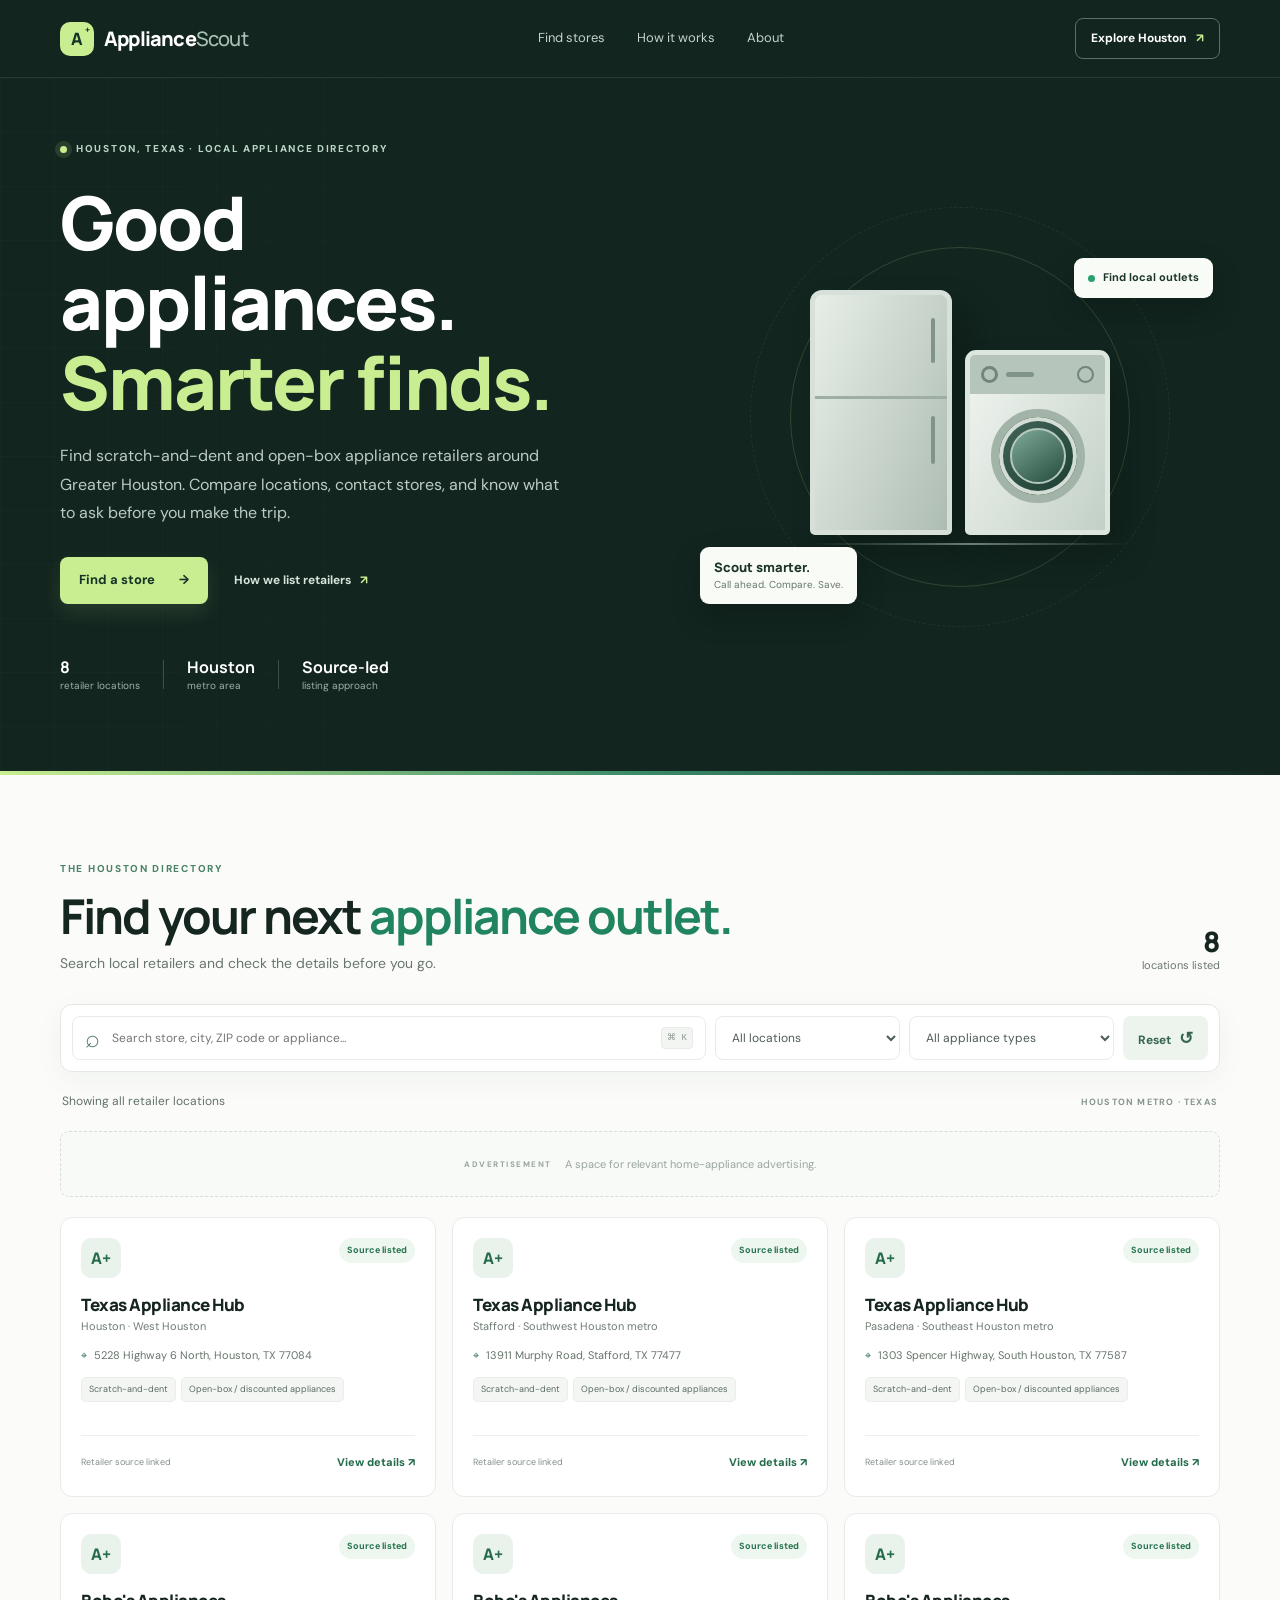
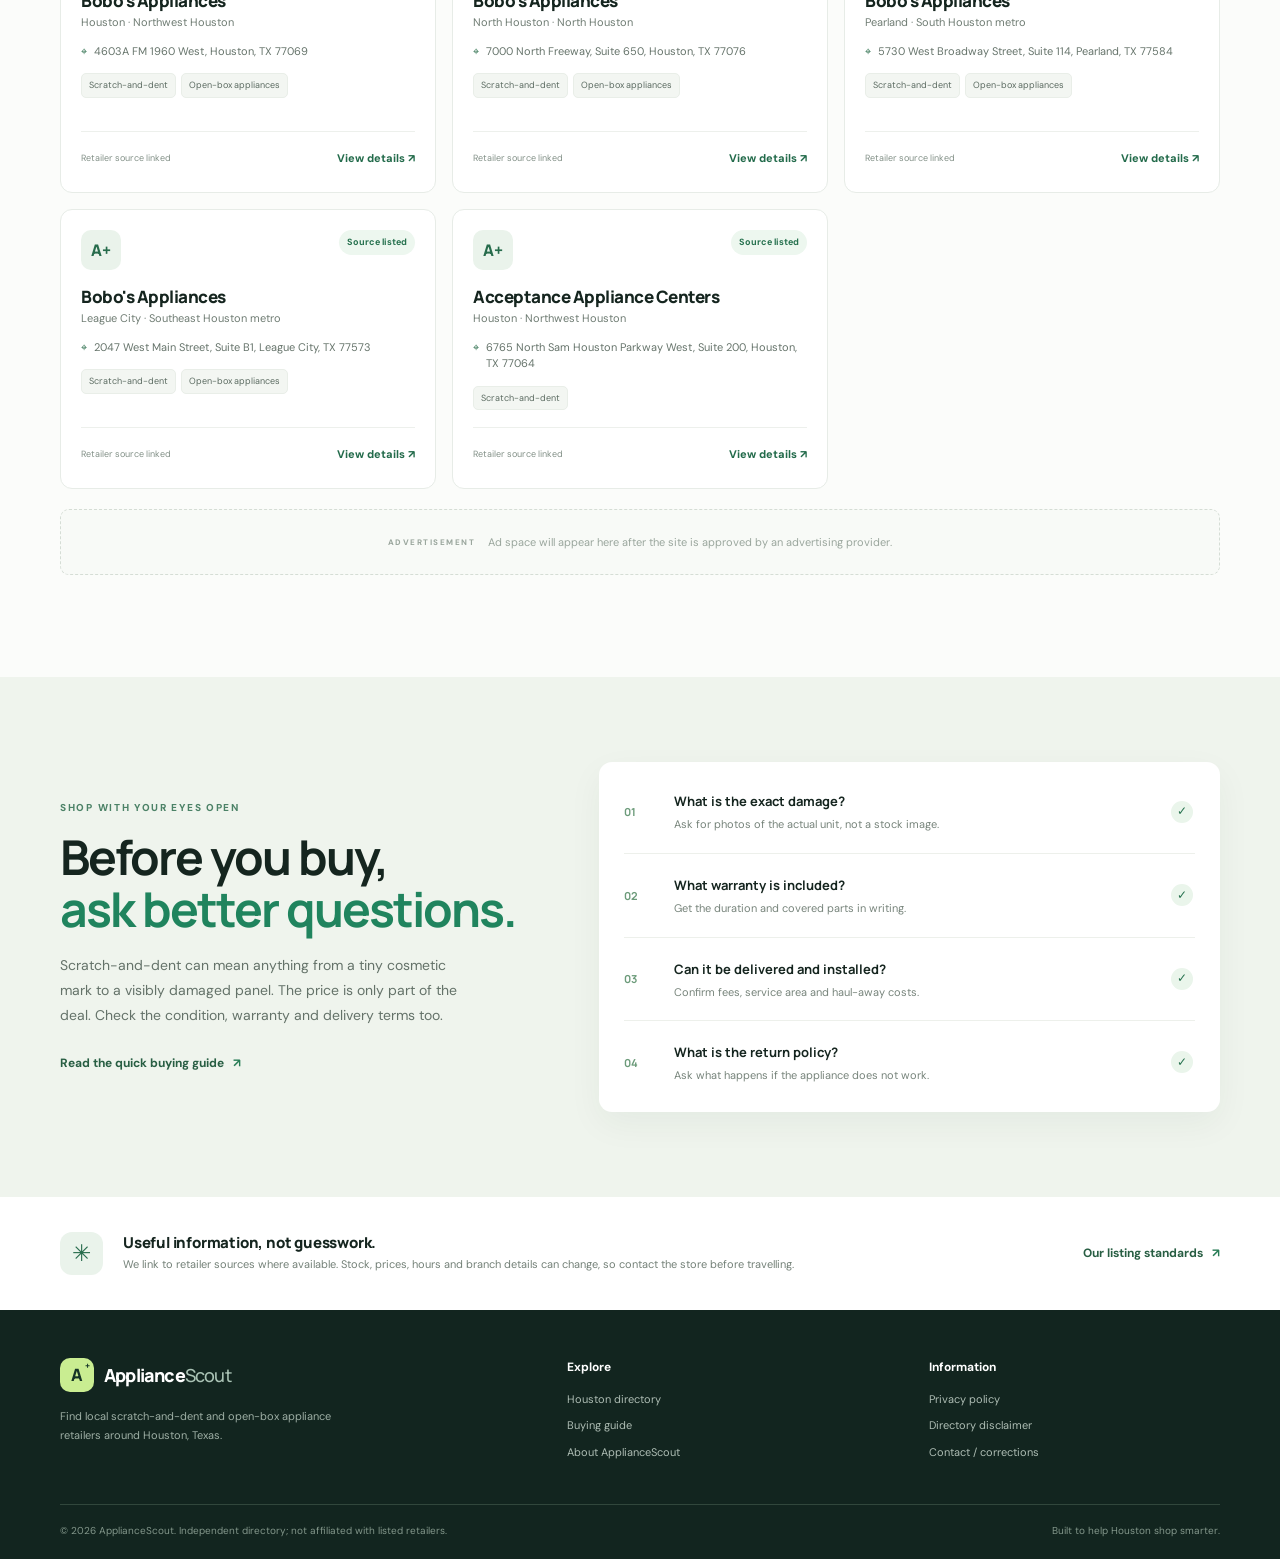
<file: index.html>
<!doctype html>
<html lang="en">
<head>
  <meta charset="utf-8">
  <meta name="viewport" content="width=device-width, initial-scale=1">
  <meta name="theme-color" content="#12251f">
  <title>Houston Scratch & Dent Appliance Stores | ApplianceScout</title>
  <meta name="description" content="Find Houston-area scratch-and-dent and open-box appliance retailers. Compare store locations, contact details, retailer sources and questions to ask before visiting.">
  <meta name="robots" content="index,follow,max-image-preview:large">
  <link rel="canonical" href="https://github.com/adoni-max/appliancescout2">
  <link rel="icon" href="favicon.svg" type="image/svg+xml">
  <link rel="stylesheet" href="styles.css">
  <meta property="og:type" content="website">
  <meta property="og:title" content="ApplianceScout | Houston Discount Appliance Directory">
  <meta property="og:description" content="Find scratch-and-dent and open-box appliance retailers around Houston, Texas.">
  <meta property="og:url" content="https://github.com/adoni-max/appliancescout2">
  <meta property="og:site_name" content="ApplianceScout">
  <script type="application/ld+json">
  {
    "@context":"https://schema.org",
    "@type":"WebSite",
    "name":"ApplianceScout",
    "url":"https://github.com/adoni-max/appliancescout2",
    "description":"A Houston-area directory of scratch-and-dent and open-box appliance retailers."
  }
  </script>
</head>
<body>
  <a class="skip-link" href="#main">Skip to content</a>
  <header class="site-header">
    <div class="container nav-wrap">
      <a class="brand" href="./" aria-label="ApplianceScout home">
        <span class="brand-mark">A<span>+</span></span>
        <span>Appliance<span class="brand-light">Scout</span></span>
      </a>
      <nav class="top-nav" aria-label="Main navigation">
        <a href="#directory">Find stores</a>
        <a href="#how-it-works">How it works</a>
        <a href="about.html">About</a>
      </nav>
      <a class="nav-cta" href="#directory">Explore Houston <span aria-hidden="true">↗</span></a>
    </div>
  </header>

  <main id="main">
    <section class="hero">
      <div class="hero-grid"></div>
      <div class="container hero-inner">
        <div class="hero-copy">
          <div class="eyebrow"><span class="pulse"></span> HOUSTON, TEXAS · LOCAL APPLIANCE DIRECTORY</div>
          <h1>Good appliances.<br><em>Smarter finds.</em></h1>
          <p class="hero-lede">Find scratch-and-dent and open-box appliance retailers around Greater Houston. Compare locations, contact stores, and know what to ask before you make the trip.</p>
          <div class="hero-actions">
            <a class="button button-primary" href="#directory">Find a store <span>→</span></a>
            <a class="text-link" href="#how-it-works">How we list retailers <span>↗</span></a>
          </div>
          <div class="hero-proof">
            <div class="proof-item"><strong id="hero-count">8</strong><span>retailer locations</span></div>
            <div class="proof-divider"></div>
            <div class="proof-item"><strong>Houston</strong><span>metro area</span></div>
            <div class="proof-divider"></div>
            <div class="proof-item"><strong>Source-led</strong><span>listing approach</span></div>
          </div>
        </div>
        <div class="hero-art" aria-label="Illustration of a refrigerator and washing machine">
          <div class="art-orbit orbit-one"></div><div class="art-orbit orbit-two"></div>
          <div class="art-note note-top"><span class="note-dot"></span> Find local outlets</div>
          <div class="appliance-scene">
            <div class="fridge">
              <div class="fridge-top"><span></span><i></i></div>
              <div class="fridge-bottom"><span></span></div>
              <div class="fridge-handle"></div>
            </div>
            <div class="washer">
              <div class="washer-panel"><b></b><i></i><span></span></div>
              <div class="washer-door"><div></div></div>
            </div>
            <div class="scene-floor"></div>
          </div>
          <div class="art-note note-bottom"><strong>Scout smarter.</strong><span>Call ahead. Compare. Save.</span></div>
        </div>
      </div>
      <div class="hero-bottom-line"></div>
    </section>

    <section class="search-section" id="directory">
      <div class="container">
        <div class="section-heading">
          <div>
            <div class="eyebrow dark-eyebrow">THE HOUSTON DIRECTORY</div>
            <h2>Find your next <em>appliance outlet.</em></h2>
            <p>Search local retailers and check the details before you go.</p>
          </div>
          <div class="directory-count"><strong id="result-count">8</strong><span>locations listed</span></div>
        </div>

        <div class="filter-panel">
          <label class="search-box">
            <span class="search-icon" aria-hidden="true">⌕</span>
            <span class="sr-only">Search stores</span>
            <input id="search-input" type="search" placeholder="Search store, city, ZIP code or appliance..." autocomplete="off">
            <kbd>⌘ K</kbd>
          </label>
          <label class="select-wrap">
            <span class="sr-only">Location</span>
            <select id="city-filter">
              <option value="">All locations</option>
            </select>
          </label>
          <label class="select-wrap">
            <span class="sr-only">Appliance category</span>
            <select id="category-filter">
              <option value="">All appliance types</option>
              <option>Refrigerators</option><option>Washers & dryers</option><option>Ranges & ovens</option><option>Dishwashers</option>
            </select>
          </label>
          <button class="clear-button" id="clear-filters" type="button">Reset <span>↺</span></button>
        </div>

        <div class="results-toolbar">
          <p id="results-summary" aria-live="polite">Showing all retailer locations</p>
          <span class="sort-label">HOUSTON METRO · TEXAS</span>
        </div>

        <div class="ad-slot ad-slot-top" aria-label="Advertisement placement">
          <span class="ad-label">ADVERTISEMENT</span>
          <span class="ad-copy">A space for relevant home-appliance advertising.</span>
        </div>

        <div class="store-grid" id="store-grid" aria-live="polite"></div>
        <div class="empty-state" id="empty-state" hidden>
          <div class="empty-icon">⌕</div><h3>No matching stores</h3><p>Try another search term or clear your filters.</p>
          <button class="button button-dark" id="empty-reset" type="button">Clear filters</button>
        </div>
        <div class="ad-slot ad-slot-bottom" aria-label="Advertisement placement">
          <span class="ad-label">ADVERTISEMENT</span>
          <span class="ad-copy">Ad space will appear here after the site is approved by an advertising provider.</span>
        </div>
      </div>
    </section>

    <section class="guide-section" id="how-it-works">
      <div class="container guide-layout">
        <div class="guide-intro">
          <div class="eyebrow dark-eyebrow">SHOP WITH YOUR EYES OPEN</div>
          <h2>Before you buy,<br><em>ask better questions.</em></h2>
          <p>Scratch-and-dent can mean anything from a tiny cosmetic mark to a visibly damaged panel. The price is only part of the deal. Check the condition, warranty and delivery terms too.</p>
          <a class="text-link dark-link" href="buying-guide.html">Read the quick buying guide <span>↗</span></a>
        </div>
        <div class="checklist">
          <div class="check-row"><span class="check-number">01</span><div><strong>What is the exact damage?</strong><p>Ask for photos of the actual unit, not a stock image.</p></div><span class="check-mark">✓</span></div>
          <div class="check-row"><span class="check-number">02</span><div><strong>What warranty is included?</strong><p>Get the duration and covered parts in writing.</p></div><span class="check-mark">✓</span></div>
          <div class="check-row"><span class="check-number">03</span><div><strong>Can it be delivered and installed?</strong><p>Confirm fees, service area and haul-away costs.</p></div><span class="check-mark">✓</span></div>
          <div class="check-row"><span class="check-number">04</span><div><strong>What is the return policy?</strong><p>Ask what happens if the appliance does not work.</p></div><span class="check-mark">✓</span></div>
        </div>
      </div>
    </section>

    <section class="trust-section">
      <div class="container trust-inner">
        <div class="trust-icon">✳</div>
        <div><h2>Useful information, not guesswork.</h2><p>We link to retailer sources where available. Stock, prices, hours and branch details can change, so contact the store before travelling.</p></div>
        <a href="about.html" class="text-link dark-link">Our listing standards <span>↗</span></a>
      </div>
    </section>
  </main>

  <footer class="site-footer">
    <div class="container footer-main">
      <div class="footer-brand"><a class="brand brand-footer" href="./"><span class="brand-mark">A<span>+</span></span><span>Appliance<span class="brand-light">Scout</span></span></a><p>Find local scratch-and-dent and open-box appliance retailers around Houston, Texas.</p></div>
      <div class="footer-links"><strong>Explore</strong><a href="#directory">Houston directory</a><a href="buying-guide.html">Buying guide</a><a href="about.html">About ApplianceScout</a></div>
      <div class="footer-links"><strong>Information</strong><a href="privacy.html">Privacy policy</a><a href="disclaimer.html">Directory disclaimer</a><a href="contact.html">Contact / corrections</a></div>
    </div>
    <div class="container footer-bottom"><span>© <span id="year"></span> ApplianceScout. Independent directory; not affiliated with listed retailers.</span><span>Built to help Houston shop smarter.</span></div>
  </footer>

  <dialog class="store-dialog" id="store-dialog">
    <button class="dialog-close" id="dialog-close" aria-label="Close store details">×</button>
    <div id="dialog-content"></div>
  </dialog>

  <script src="stores.js"></script>
  <script src="app.js"></script>
</body>
</html>
</file>
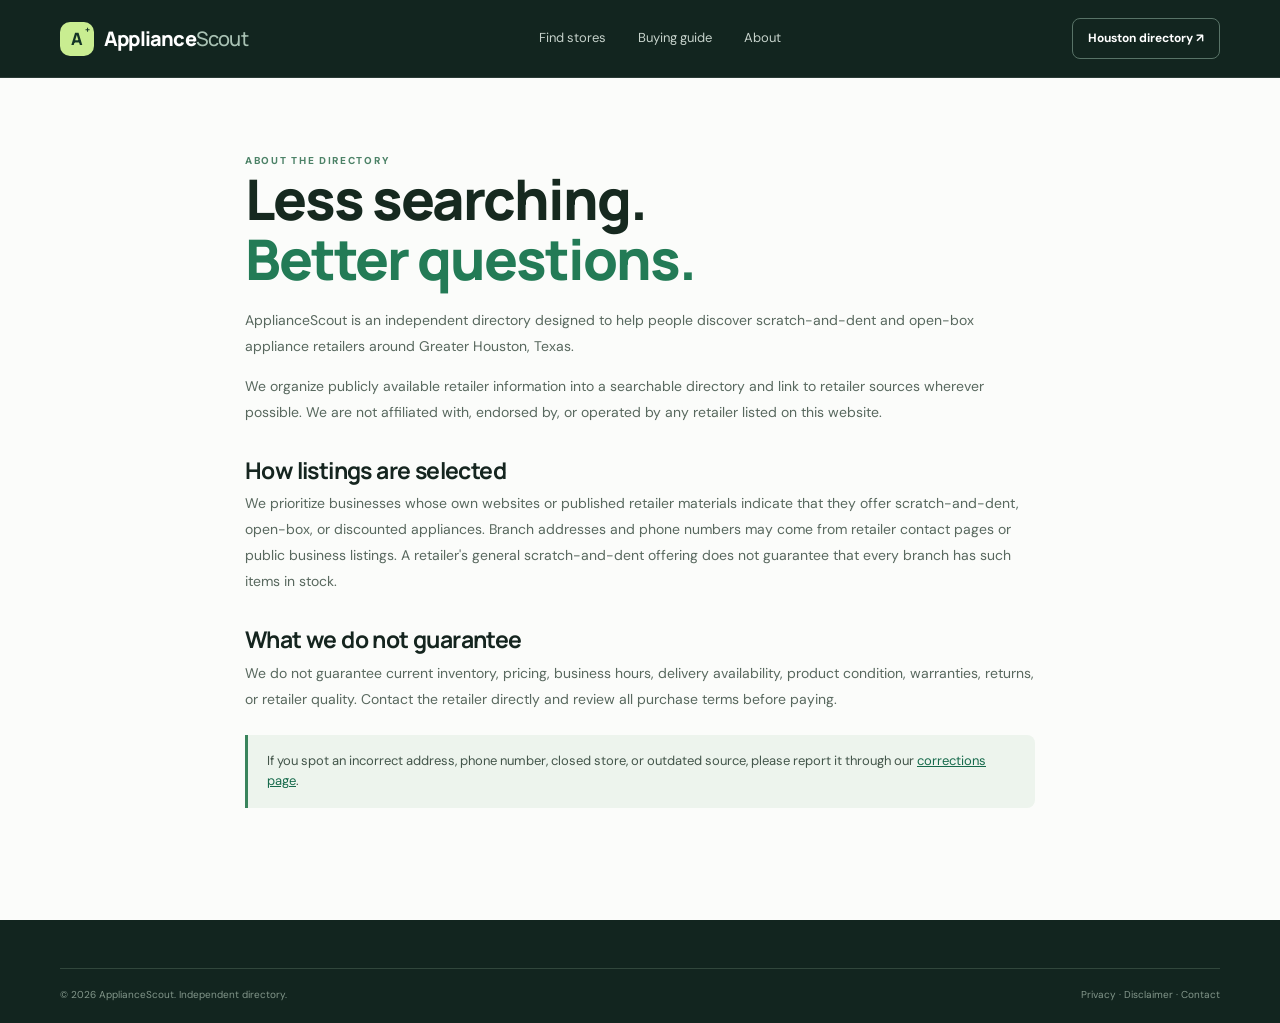
<file: about.html>
<!doctype html><html lang="en"><head><meta charset="utf-8"><meta name="viewport" content="width=device-width, initial-scale=1"><meta name="description" content="About ApplianceScout, an independent Houston appliance outlet directory."><meta name="robots" content="index,follow"><title>About ApplianceScout | ApplianceScout</title><link rel="stylesheet" href="styles.css"></head><body><header class="site-header"><div class="container nav-wrap"><a class="brand" href="./"><span class="brand-mark">A<span>+</span></span><span>Appliance<span class="brand-light">Scout</span></span></a><nav class="top-nav"><a href="index.html#directory">Find stores</a><a href="buying-guide.html">Buying guide</a><a href="about.html">About</a></nav><a class="nav-cta" href="index.html#directory">Houston directory ↗</a></div></header><main class="content-page"><div class="container content-wrap"><div class="eyebrow">ABOUT THE DIRECTORY</div><h1>Less searching.<br><em>Better questions.</em></h1><p>ApplianceScout is an independent directory designed to help people discover scratch-and-dent and open-box appliance retailers around Greater Houston, Texas.</p><p>We organize publicly available retailer information into a searchable directory and link to retailer sources wherever possible. We are not affiliated with, endorsed by, or operated by any retailer listed on this website.</p><h2>How listings are selected</h2><p>We prioritize businesses whose own websites or published retailer materials indicate that they offer scratch-and-dent, open-box, or discounted appliances. Branch addresses and phone numbers may come from retailer contact pages or public business listings. A retailer's general scratch-and-dent offering does not guarantee that every branch has such items in stock.</p><h2>What we do not guarantee</h2><p>We do not guarantee current inventory, pricing, business hours, delivery availability, product condition, warranties, returns, or retailer quality. Contact the retailer directly and review all purchase terms before paying.</p><div class="content-callout">If you spot an incorrect address, phone number, closed store, or outdated source, please report it through our <a href="contact.html">corrections page</a>.</div></div></main><footer class="site-footer"><div class="container footer-bottom"><span>© <span id="year"></span> ApplianceScout. Independent directory.</span><span><a href="privacy.html">Privacy</a> · <a href="disclaimer.html">Disclaimer</a> · <a href="contact.html">Contact</a></span></div></footer><script>document.getElementById('year').textContent=new Date().getFullYear()</script></body></html>
</file>
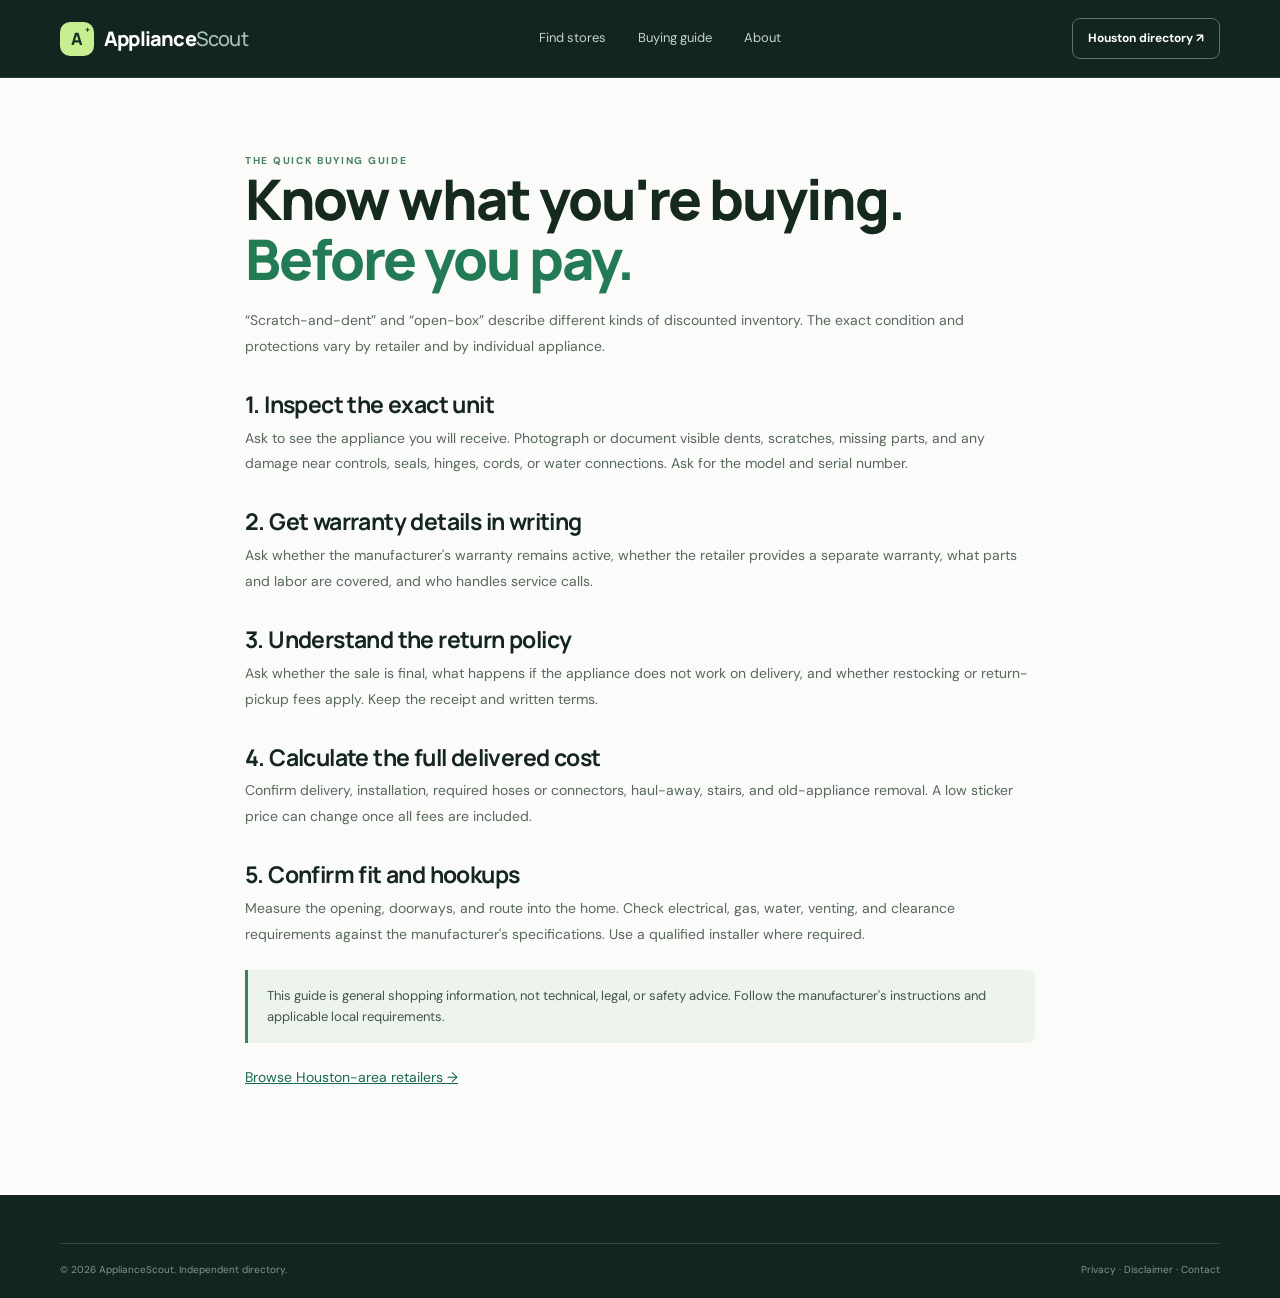
<file: buying-guide.html>
<!doctype html><html lang="en"><head><meta charset="utf-8"><meta name="viewport" content="width=device-width, initial-scale=1"><meta name="description" content="Questions to ask before buying scratch-and-dent or open-box appliances in Houston."><meta name="robots" content="index,follow"><title>Scratch-and-Dent Appliance Buying Guide | ApplianceScout</title><link rel="stylesheet" href="styles.css"></head><body><header class="site-header"><div class="container nav-wrap"><a class="brand" href="./"><span class="brand-mark">A<span>+</span></span><span>Appliance<span class="brand-light">Scout</span></span></a><nav class="top-nav"><a href="index.html#directory">Find stores</a><a href="buying-guide.html">Buying guide</a><a href="about.html">About</a></nav><a class="nav-cta" href="index.html#directory">Houston directory ↗</a></div></header><main class="content-page"><div class="container content-wrap"><div class="eyebrow">THE QUICK BUYING GUIDE</div><h1>Know what you're buying.<br><em>Before you pay.</em></h1><p>“Scratch-and-dent” and “open-box” describe different kinds of discounted inventory. The exact condition and protections vary by retailer and by individual appliance.</p><h2>1. Inspect the exact unit</h2><p>Ask to see the appliance you will receive. Photograph or document visible dents, scratches, missing parts, and any damage near controls, seals, hinges, cords, or water connections. Ask for the model and serial number.</p><h2>2. Get warranty details in writing</h2><p>Ask whether the manufacturer's warranty remains active, whether the retailer provides a separate warranty, what parts and labor are covered, and who handles service calls.</p><h2>3. Understand the return policy</h2><p>Ask whether the sale is final, what happens if the appliance does not work on delivery, and whether restocking or return-pickup fees apply. Keep the receipt and written terms.</p><h2>4. Calculate the full delivered cost</h2><p>Confirm delivery, installation, required hoses or connectors, haul-away, stairs, and old-appliance removal. A low sticker price can change once all fees are included.</p><h2>5. Confirm fit and hookups</h2><p>Measure the opening, doorways, and route into the home. Check electrical, gas, water, venting, and clearance requirements against the manufacturer's specifications. Use a qualified installer where required.</p><div class="content-callout">This guide is general shopping information, not technical, legal, or safety advice. Follow the manufacturer's instructions and applicable local requirements.</div><p><a href="index.html#directory">Browse Houston-area retailers →</a></p></div></main><footer class="site-footer"><div class="container footer-bottom"><span>© <span id="year"></span> ApplianceScout. Independent directory.</span><span><a href="privacy.html">Privacy</a> · <a href="disclaimer.html">Disclaimer</a> · <a href="contact.html">Contact</a></span></div></footer><script>document.getElementById('year').textContent=new Date().getFullYear()</script></body></html>
</file>
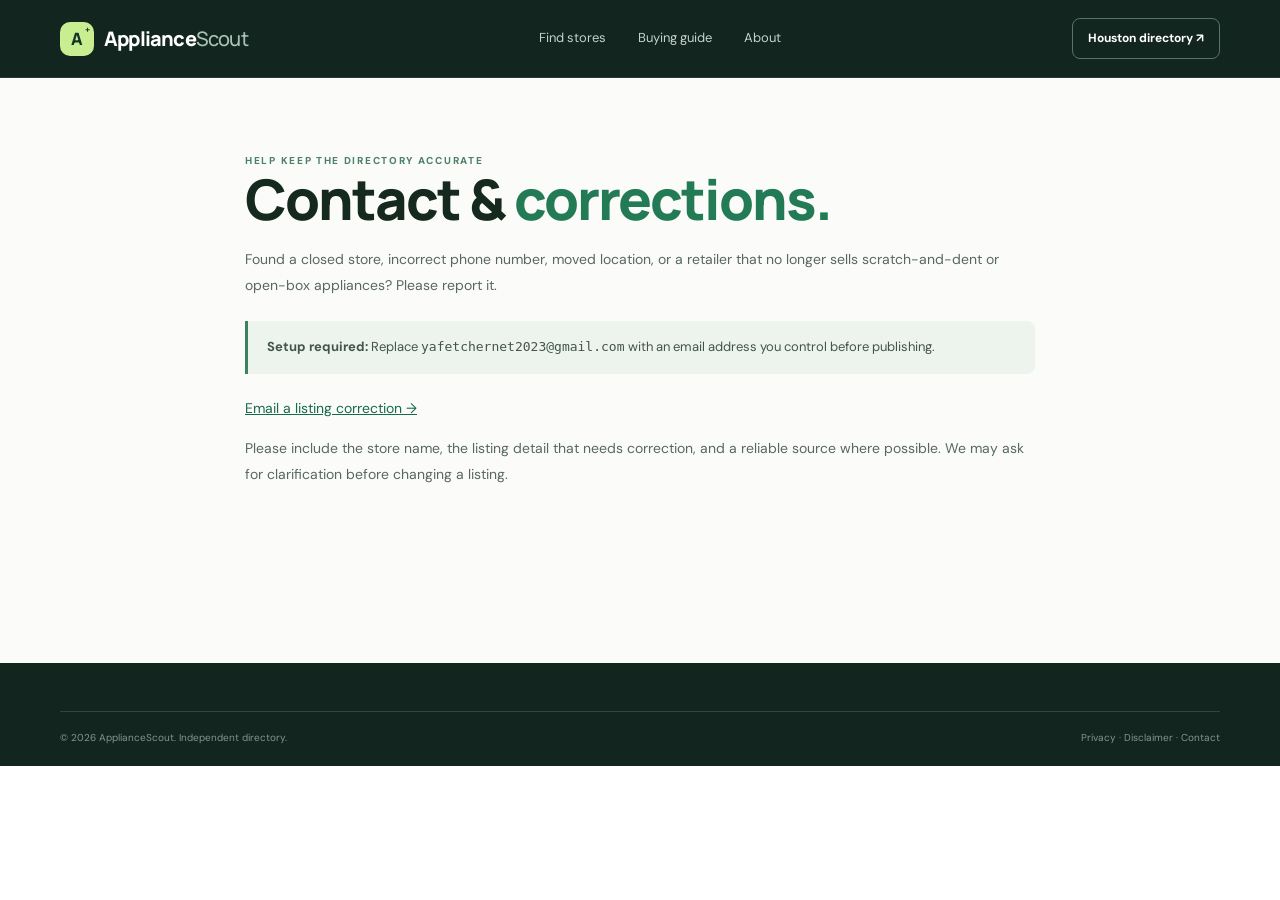
<file: contact.html>
<!doctype html><html lang="en"><head><meta charset="utf-8"><meta name="viewport" content="width=device-width, initial-scale=1"><meta name="description" content="Contact ApplianceScout to report inaccurate retailer information."><meta name="robots" content="index,follow"><title>Contact and Corrections | ApplianceScout</title><link rel="stylesheet" href="styles.css"></head><body><header class="site-header"><div class="container nav-wrap"><a class="brand" href="./"><span class="brand-mark">A<span>+</span></span><span>Appliance<span class="brand-light">Scout</span></span></a><nav class="top-nav"><a href="index.html#directory">Find stores</a><a href="buying-guide.html">Buying guide</a><a href="about.html">About</a></nav><a class="nav-cta" href="index.html#directory">Houston directory ↗</a></div></header><main class="content-page"><div class="container content-wrap"><div class="eyebrow">HELP KEEP THE DIRECTORY ACCURATE</div><h1>Contact & <em>corrections.</em></h1><p>Found a closed store, incorrect phone number, moved location, or a retailer that no longer sells scratch-and-dent or open-box appliances? Please report it.</p><div class="content-callout"><strong>Setup required:</strong> Replace <code>yafetchernet2023@gmail.com</code> with an email address you control before publishing.</div><p><a href="mailto:YOUR-CONTACT-EMAIL@example.com?subject=ApplianceScout%20listing%20correction">Email a listing correction →</a></p><p>Please include the store name, the listing detail that needs correction, and a reliable source where possible. We may ask for clarification before changing a listing.</p></div></main><footer class="site-footer"><div class="container footer-bottom"><span>© <span id="year"></span> ApplianceScout. Independent directory.</span><span><a href="privacy.html">Privacy</a> · <a href="disclaimer.html">Disclaimer</a> · <a href="contact.html">Contact</a></span></div></footer><script>document.getElementById('year').textContent=new Date().getFullYear()</script></body></html>
</file>
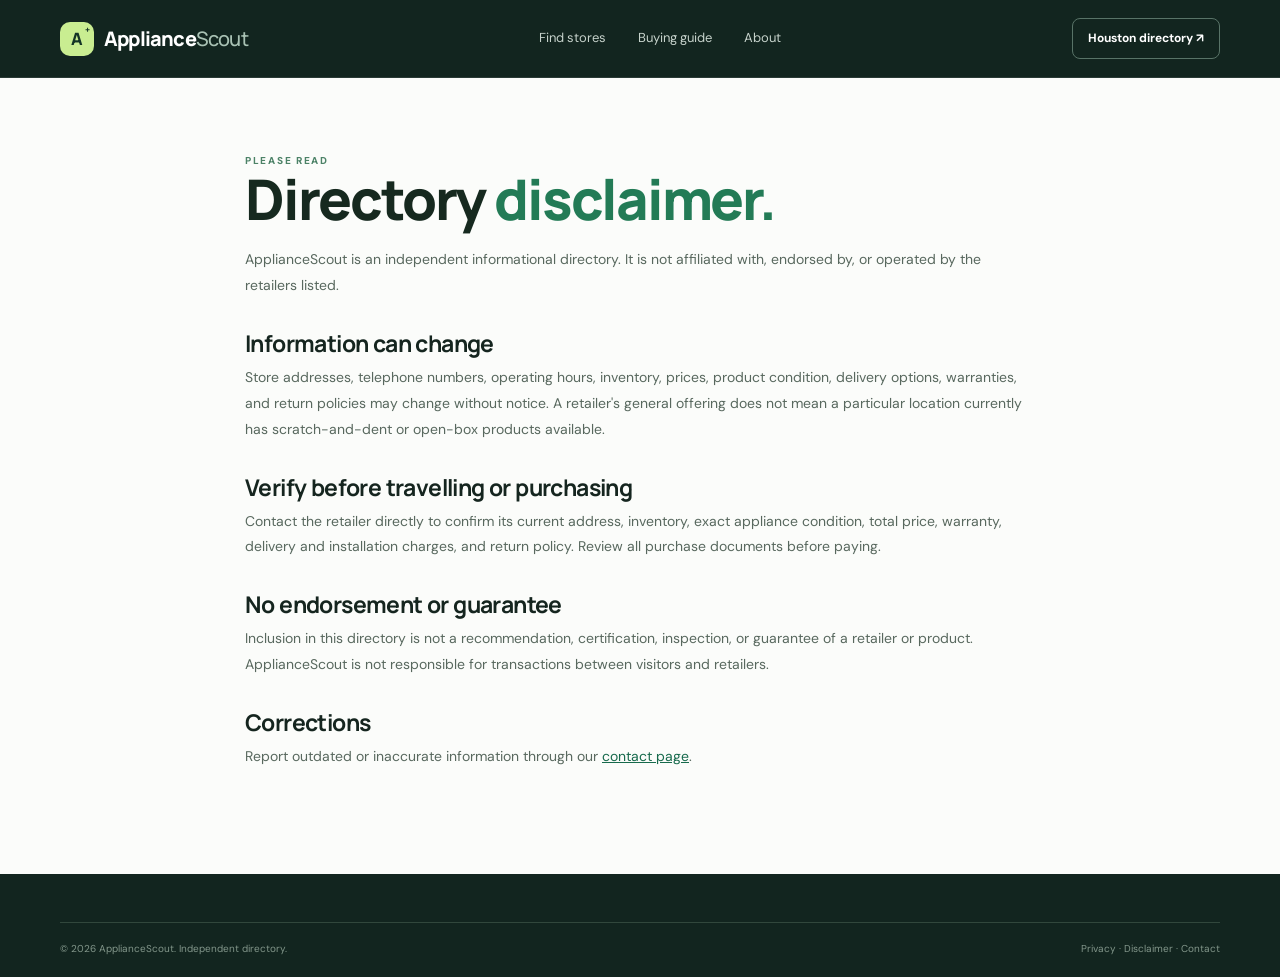
<file: disclaimer.html>
<!doctype html><html lang="en"><head><meta charset="utf-8"><meta name="viewport" content="width=device-width, initial-scale=1"><meta name="description" content="Important information about ApplianceScout retailer listings."><meta name="robots" content="index,follow"><title>Directory Disclaimer | ApplianceScout</title><link rel="stylesheet" href="styles.css"></head><body><header class="site-header"><div class="container nav-wrap"><a class="brand" href="./"><span class="brand-mark">A<span>+</span></span><span>Appliance<span class="brand-light">Scout</span></span></a><nav class="top-nav"><a href="index.html#directory">Find stores</a><a href="buying-guide.html">Buying guide</a><a href="about.html">About</a></nav><a class="nav-cta" href="index.html#directory">Houston directory ↗</a></div></header><main class="content-page"><div class="container content-wrap"><div class="eyebrow">PLEASE READ</div><h1>Directory <em>disclaimer.</em></h1><p>ApplianceScout is an independent informational directory. It is not affiliated with, endorsed by, or operated by the retailers listed.</p><h2>Information can change</h2><p>Store addresses, telephone numbers, operating hours, inventory, prices, product condition, delivery options, warranties, and return policies may change without notice. A retailer's general offering does not mean a particular location currently has scratch-and-dent or open-box products available.</p><h2>Verify before travelling or purchasing</h2><p>Contact the retailer directly to confirm its current address, inventory, exact appliance condition, total price, warranty, delivery and installation charges, and return policy. Review all purchase documents before paying.</p><h2>No endorsement or guarantee</h2><p>Inclusion in this directory is not a recommendation, certification, inspection, or guarantee of a retailer or product. ApplianceScout is not responsible for transactions between visitors and retailers.</p><h2>Corrections</h2><p>Report outdated or inaccurate information through our <a href="contact.html">contact page</a>.</p></div></main><footer class="site-footer"><div class="container footer-bottom"><span>© <span id="year"></span> ApplianceScout. Independent directory.</span><span><a href="privacy.html">Privacy</a> · <a href="disclaimer.html">Disclaimer</a> · <a href="contact.html">Contact</a></span></div></footer><script>document.getElementById('year').textContent=new Date().getFullYear()</script></body></html>
</file>
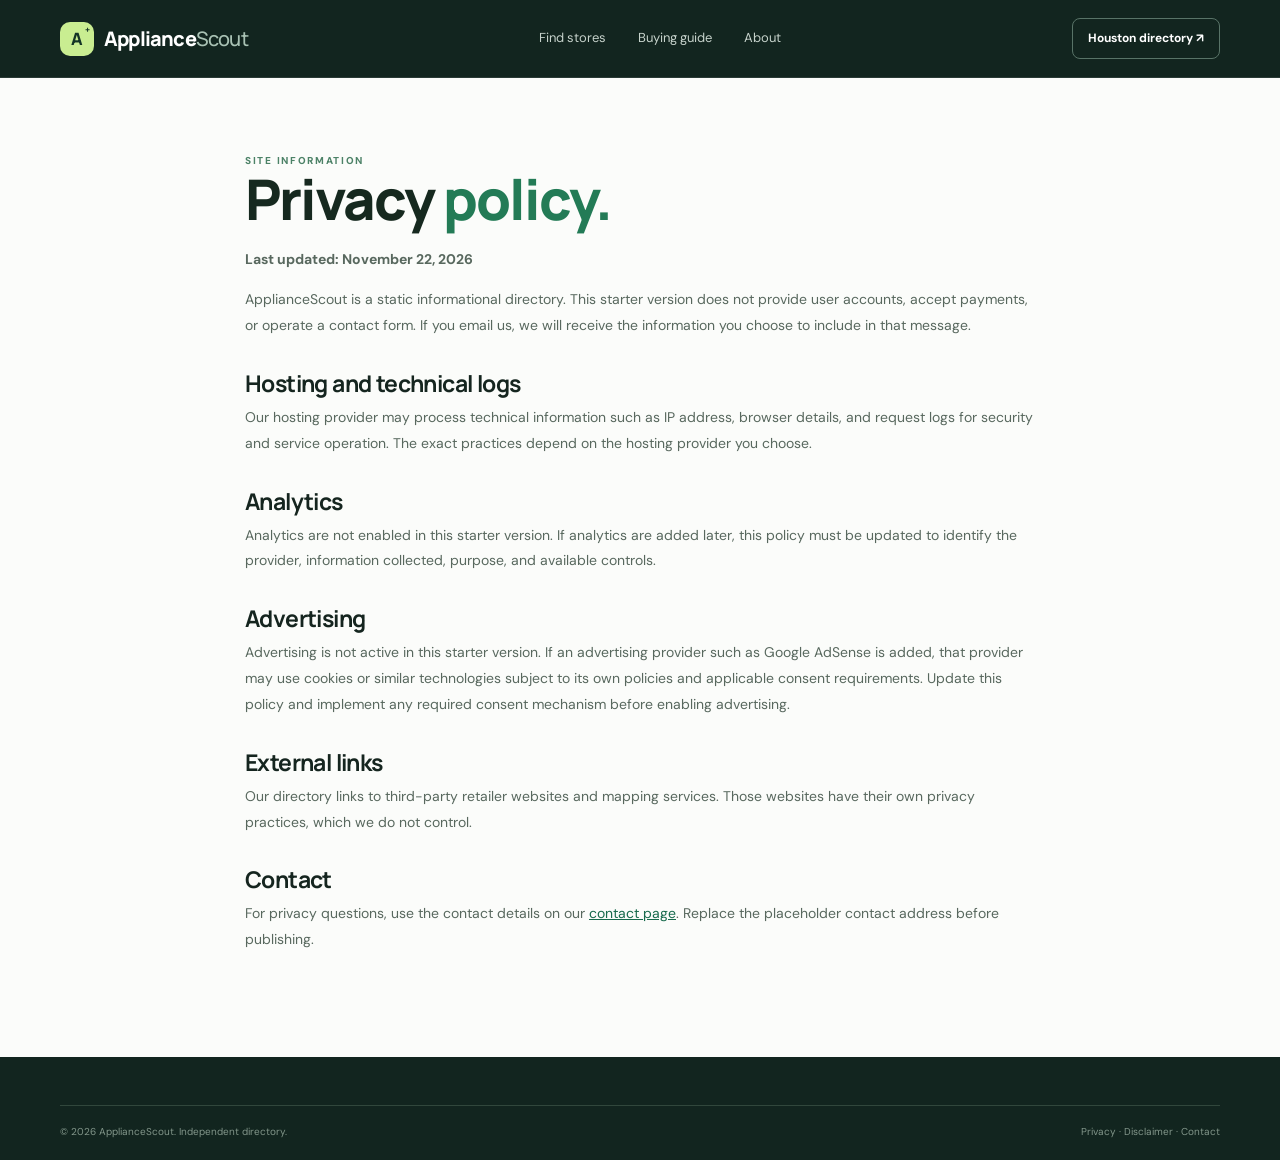
<file: privacy.html>
<!doctype html><html lang="en"><head><meta charset="utf-8"><meta name="viewport" content="width=device-width, initial-scale=1"><meta name="description" content="ApplianceScout privacy policy and data practices."><meta name="robots" content="index,follow"><title>Privacy Policy | ApplianceScout</title><link rel="stylesheet" href="styles.css"></head><body><header class="site-header"><div class="container nav-wrap"><a class="brand" href="./"><span class="brand-mark">A<span>+</span></span><span>Appliance<span class="brand-light">Scout</span></span></a><nav class="top-nav"><a href="index.html#directory">Find stores</a><a href="buying-guide.html">Buying guide</a><a href="about.html">About</a></nav><a class="nav-cta" href="index.html#directory">Houston directory ↗</a></div></header><main class="content-page"><div class="container content-wrap"><div class="eyebrow">SITE INFORMATION</div><h1>Privacy <em>policy.</em></h1><p><strong>Last updated: November 22, 2026</strong></p><p>ApplianceScout is a static informational directory. This starter version does not provide user accounts, accept payments, or operate a contact form. If you email us, we will receive the information you choose to include in that message.</p><h2>Hosting and technical logs</h2><p>Our hosting provider may process technical information such as IP address, browser details, and request logs for security and service operation. The exact practices depend on the hosting provider you choose.</p><h2>Analytics</h2><p>Analytics are not enabled in this starter version. If analytics are added later, this policy must be updated to identify the provider, information collected, purpose, and available controls.</p><h2>Advertising</h2><p>Advertising is not active in this starter version. If an advertising provider such as Google AdSense is added, that provider may use cookies or similar technologies subject to its own policies and applicable consent requirements. Update this policy and implement any required consent mechanism before enabling advertising.</p><h2>External links</h2><p>Our directory links to third-party retailer websites and mapping services. Those websites have their own privacy practices, which we do not control.</p><h2>Contact</h2><p>For privacy questions, use the contact details on our <a href="contact.html">contact page</a>. Replace the placeholder contact address before publishing.</p></div></main><footer class="site-footer"><div class="container footer-bottom"><span>© <span id="year"></span> ApplianceScout. Independent directory.</span><span><a href="privacy.html">Privacy</a> · <a href="disclaimer.html">Disclaimer</a> · <a href="contact.html">Contact</a></span></div></footer><script>document.getElementById('year').textContent=new Date().getFullYear()</script></body></html>
</file>
<file: styles.css>
@import url('https://fonts.googleapis.com/css2?family=DM+Sans:wght@400;500;600;700;800&family=Manrope:wght@400;500;600;700;800&display=swap');
:root{--ink:#15251f;--muted:#69766f;--green:#176a4c;--green2:#20845e;--lime:#c9ed91;--cream:#f7f7f1;--line:#e5e9e3;--white:#fff;--shadow:0 16px 45px rgba(22,45,34,.08)}
*{box-sizing:border-box}html{scroll-behavior:smooth;scroll-padding-top:88px}body{margin:0;background:#fff;color:var(--ink);font-family:"DM Sans",Arial,sans-serif;font-size:15px;line-height:1.6}a{color:inherit;text-decoration:none}button,input,select{font:inherit}.container{width:min(1160px,calc(100% - 48px));margin:0 auto}.skip-link{position:absolute;left:-999px;top:8px;background:#fff;padding:10px;z-index:20}.skip-link:focus{left:8px}.site-header{height:78px;background:#12251f;color:#fff;border-bottom:1px solid rgba(255,255,255,.1);position:sticky;top:0;z-index:10}.nav-wrap{height:100%;display:flex;align-items:center;justify-content:space-between}.brand{display:inline-flex;align-items:center;gap:10px;font:800 20px Manrope,sans-serif;letter-spacing:-.8px}.brand-mark{width:34px;height:34px;display:grid;place-items:center;background:var(--lime);color:#143426;border-radius:10px;font-size:17px;position:relative}.brand-mark span{font-size:9px;position:absolute;right:5px;top:1px}.brand-light{font-weight:500;color:#a9c2b4}.top-nav{display:flex;gap:32px;color:#c6d2cb;font-size:13px}.top-nav a:hover,.footer-links a:hover{color:var(--lime)}.nav-cta{border:1px solid #587367;padding:10px 15px;border-radius:8px;font-size:12px;font-weight:700}.nav-cta span{color:var(--lime);margin-left:7px}.hero{background:#12251f;color:#fff;position:relative;overflow:hidden}.hero-grid{position:absolute;inset:0;background-image:linear-gradient(rgba(255,255,255,.035) 1px,transparent 1px),linear-gradient(90deg,rgba(255,255,255,.035) 1px,transparent 1px);background-size:54px 54px;mask-image:linear-gradient(90deg,black,transparent 85%);opacity:.45}.hero-inner{position:relative;display:grid;grid-template-columns:1.08fr .92fr;min-height:530px;align-items:center;gap:30px;padding-top:38px;padding-bottom:52px}.hero-copy{max-width:590px;padding:25px 0}.eyebrow{font-size:10px;font-weight:800;letter-spacing:1.7px;color:#b7d6c5;display:flex;align-items:center;gap:9px}.pulse{width:7px;height:7px;background:var(--lime);border-radius:50%;box-shadow:0 0 0 5px rgba(201,237,145,.12)}h1,h2,h3,p{margin-top:0}h1,h2{font-family:Manrope,sans-serif;letter-spacing:-2px;line-height:1.08}h1{font-size:clamp(48px,6vw,74px);margin:25px 0 20px;font-weight:800}h1 em,h2 em{font-style:normal;color:var(--lime)}.hero-lede{max-width:500px;color:#bdcbc3;font-size:16px;line-height:1.8}.hero-actions{display:flex;align-items:center;gap:26px;margin-top:29px}.button{border:0;cursor:pointer;border-radius:8px;padding:13px 19px;font-weight:700;font-size:13px;display:inline-flex;align-items:center;gap:24px}.button-primary{background:var(--lime);color:#153326;box-shadow:0 8px 20px rgba(201,237,145,.12)}.button-primary:hover{background:#d8f5ac;transform:translateY(-1px)}.text-link{font-size:12px;font-weight:700;color:#d6e4db}.text-link span{color:var(--lime);margin-left:6px}.hero-proof{display:flex;align-items:center;gap:23px;margin-top:52px}.proof-item{display:flex;flex-direction:column}.proof-item strong{font:700 16px Manrope,sans-serif}.proof-item span{font-size:10px;color:#9fb2a7}.proof-divider{width:1px;height:29px;background:#3b5147}.hero-art{height:390px;position:relative;display:grid;place-items:center}.art-orbit{position:absolute;border:1px solid rgba(201,237,145,.17);border-radius:50%;width:340px;height:340px}.orbit-two{width:420px;height:420px;border-style:dashed;opacity:.5}.appliance-scene{height:280px;width:390px;position:relative;display:flex;align-items:flex-end;justify-content:center;gap:13px;padding-bottom:22px}.scene-floor{position:absolute;bottom:12px;left:12%;right:7%;height:2px;background:linear-gradient(90deg,transparent,#789487,transparent)}.fridge{width:142px;height:245px;background:linear-gradient(110deg,#e7eee8,#aebdb4);border-radius:12px 12px 5px 5px;box-shadow:16px 20px 35px rgba(0,0,0,.23);position:relative;border:5px solid #d7e1d9;z-index:2}.fridge-top{height:104px;border-bottom:3px solid #9eaea4;position:relative}.fridge-top span,.fridge-bottom span{position:absolute;right:12px;top:23px;width:4px;height:45px;background:#81948a;border-radius:4px}.fridge-bottom{height:130px;position:relative}.fridge-bottom span{top:17px;height:48px}.washer{width:145px;height:185px;background:linear-gradient(120deg,#f2f5f1,#c2d0c7);border-radius:11px 11px 5px 5px;position:relative;box-shadow:12px 20px 35px rgba(0,0,0,.2);z-index:2;border:5px solid #dce5de}.washer-panel{height:39px;background:#b5c5bb;border-radius:5px 5px 0 0;display:flex;align-items:center;gap:8px;padding:0 11px}.washer-panel b{width:17px;height:17px;border:3px solid #71857a;border-radius:50%}.washer-panel i{width:28px;height:5px;background:#80948a;border-radius:5px}.washer-panel span{width:17px;height:17px;border:2px solid #71857a;border-radius:50%;margin-left:auto}.washer-door{width:94px;height:94px;border-radius:50%;margin:15px auto;background:linear-gradient(140deg,#45675b,#1b3d31);border:8px solid #a2b3a8;display:grid;place-items:center;box-shadow:inset 0 0 0 4px #d3ddd5}.washer-door div{width:56px;height:56px;border-radius:50%;background:linear-gradient(145deg,#7fa998,#254d3e);border:2px solid #b5c8bd}.art-note{position:absolute;background:#f8fbf6;color:#1c3529;padding:11px 14px;border-radius:9px;box-shadow:0 12px 30px rgba(0,0,0,.18);font-size:11px;z-index:3}.note-top{top:36px;right:7px;display:flex;align-items:center;gap:8px;font-weight:700}.note-dot{width:7px;height:7px;border-radius:50%;background:#28a16e}.note-bottom{bottom:8px;left:0;display:flex;flex-direction:column;gap:1px}.note-bottom strong{font:800 13px Manrope}.note-bottom span{color:#68766e;font-size:10px}.hero-bottom-line{height:4px;background:linear-gradient(90deg,var(--lime),#398a69,transparent)}
.search-section{padding:86px 0 82px;background:#fbfcfa}.section-heading{display:flex;justify-content:space-between;align-items:flex-end;margin-bottom:30px}.dark-eyebrow{color:#4c8267}.section-heading h2,.guide-intro h2{font-size:clamp(34px,4vw,48px);margin:13px 0 10px}.section-heading h2 em,.guide-intro h2 em{color:var(--green2)}.section-heading p{color:var(--muted);margin:0;font-size:14px}.directory-count{text-align:right;display:flex;flex-direction:column}.directory-count strong{font:800 28px Manrope;line-height:1.1}.directory-count span{font-size:11px;color:var(--muted)}.filter-panel{background:#fff;border:1px solid var(--line);padding:11px;border-radius:12px;display:grid;grid-template-columns:1fr 185px 205px auto;gap:9px;box-shadow:0 8px 30px rgba(20,44,31,.045)}.search-box{display:flex;align-items:center;gap:10px;padding:0 12px;border:1px solid #e8ece7;border-radius:8px;min-width:0}.search-icon{font-size:25px;color:#60816f;line-height:1}.search-box input{border:0;outline:0;width:100%;min-width:0;color:var(--ink);font-size:12px}.search-box kbd{font-size:9px;color:#8b9890;background:#f3f5f2;border:1px solid #e7ebe6;border-radius:4px;padding:3px 5px;white-space:nowrap}.select-wrap select{width:100%;height:100%;min-height:44px;padding:0 30px 0 12px;border:1px solid #e8ece7;border-radius:8px;background:#fff;color:#4e5c54;font-size:12px;outline-color:#9ec9ae}.clear-button{background:#edf4ee;border:0;border-radius:8px;color:#35664d;font-size:12px;font-weight:700;padding:0 15px;cursor:pointer}.clear-button span{font-size:17px;margin-left:5px}.results-toolbar{display:flex;justify-content:space-between;align-items:center;margin:20px 2px 13px}.results-toolbar p{margin:0;color:#627168;font-size:12px}.sort-label{font-size:9px;letter-spacing:1.2px;color:#87958c;font-weight:700}.ad-slot{border:1px dashed #d5ddd5;border-radius:9px;background:#f8faf7;min-height:66px;display:flex;align-items:center;justify-content:center;gap:13px;color:#9aa69d;margin:20px 0}.ad-label{font-size:8px;letter-spacing:1.5px;font-weight:800;color:#9aa69d}.ad-copy{font-size:11px}.store-grid{display:grid;grid-template-columns:repeat(3,1fr);gap:16px}.store-card{background:#fff;border:1px solid #e7ece7;border-radius:12px;padding:20px;transition:transform .18s,box-shadow .18s,border-color .18s;display:flex;flex-direction:column;min-height:280px}.store-card:hover{transform:translateY(-3px);box-shadow:var(--shadow);border-color:#c9ddcf}.card-top{display:flex;justify-content:space-between;gap:12px;align-items:flex-start}.store-symbol{width:40px;height:40px;border-radius:10px;background:#eaf3eb;color:#276c4c;display:grid;place-items:center;font:800 16px Manrope;flex-shrink:0}.verified-tag{font-size:9px;font-weight:700;color:#26714e;background:#edf7ef;padding:5px 8px;border-radius:20px;white-space:nowrap}.store-card h3{font:800 17px Manrope;letter-spacing:-.5px;margin:15px 0 2px}.branch-name{color:#6f7c73;font-size:11px;margin-bottom:11px}.store-address{font-size:11px;color:#66746b;display:flex;gap:7px;line-height:1.5}.store-address span{color:#347453}.tag-row{display:flex;flex-wrap:wrap;gap:5px;margin:14px 0 16px}.mini-tag{font-size:9px;color:#5b6b61;background:#f3f6f2;border:1px solid #e9eee8;padding:4px 7px;border-radius:5px}.card-bottom{margin-top:auto;border-top:1px solid #edf0ec;padding-top:13px;display:flex;justify-content:space-between;align-items:center;gap:8px}.source-note{font-size:9px;color:#829087}.card-actions{display:flex;gap:8px;align-items:center}.details-button{border:0;background:none;color:#236b4b;font-size:11px;font-weight:800;cursor:pointer;padding:5px 0}.details-button:hover{text-decoration:underline}.empty-state{text-align:center;padding:55px 20px}.empty-icon{font-size:38px;color:#6b9c7b}.empty-state h3{font:800 22px Manrope;margin:10px 0}.empty-state p{color:var(--muted);font-size:13px}.button-dark{background:#17382b;color:#fff}.guide-section{padding:85px 0;background:#eff4ed}.guide-layout{display:grid;grid-template-columns:.85fr 1.15fr;gap:80px;align-items:center}.guide-intro h2{margin-top:15px}.guide-intro p{color:#647269;font-size:14px;line-height:1.8;max-width:410px;margin:18px 0 22px}.dark-link{color:#285e43}.dark-link span{color:#287d56}.checklist{background:#fff;border-radius:13px;padding:8px 25px;box-shadow:0 12px 35px rgba(27,57,39,.05)}.check-row{display:grid;grid-template-columns:38px 1fr 24px;gap:12px;align-items:center;padding:19px 0;border-bottom:1px solid #edf0eb}.check-row:last-child{border:0}.check-number{font:700 11px Manrope;color:#6c9b7a}.check-row strong{font:700 13px Manrope}.check-row p{font-size:11px;color:#77847b;margin:3px 0 0}.check-mark{width:22px;height:22px;border-radius:50%;background:#eaf5eb;color:#26714e;display:grid;place-items:center;font-size:12px}.trust-section{padding:35px 0;background:#fff}.trust-inner{display:flex;align-items:center;gap:20px}.trust-icon{width:43px;height:43px;background:#eaf3eb;color:#276c4c;border-radius:12px;display:grid;place-items:center;font-size:23px;flex-shrink:0}.trust-inner h2{font:800 15px Manrope;letter-spacing:-.2px;margin:0 0 3px}.trust-inner p{margin:0;color:#748178;font-size:11px}.trust-inner .text-link{margin-left:auto;white-space:nowrap}.site-footer{background:#12251f;color:#fff;padding:48px 0 20px}.footer-main{display:grid;grid-template-columns:1.5fr 1fr 1fr;gap:70px;padding-bottom:42px}.brand-footer{font-size:18px}.footer-brand p{max-width:280px;color:#9eafa5;font-size:11px;line-height:1.8;margin:15px 0 0}.footer-links{display:flex;flex-direction:column;gap:9px;font-size:11px;color:#aebdb4}.footer-links strong{color:#fff;font-size:12px;margin-bottom:5px}.footer-bottom{border-top:1px solid #31473c;padding-top:18px;display:flex;justify-content:space-between;color:#83978b;font-size:10px}.store-dialog{border:0;border-radius:16px;padding:0;width:min(560px,calc(100% - 28px));max-height:85vh;box-shadow:0 25px 90px rgba(0,0,0,.3)}.store-dialog::backdrop{background:rgba(10,24,17,.62);backdrop-filter:blur(3px)}.dialog-close{position:absolute;right:14px;top:12px;border:0;background:#edf3ed;border-radius:50%;width:32px;height:32px;font-size:21px;cursor:pointer;color:#294b38}.dialog-body{padding:32px}.dialog-body h2{font-size:27px;margin:13px 0 3px;letter-spacing:-1px}.dialog-body .branch-name{font-size:13px}.dialog-row{display:flex;gap:10px;padding:12px 0;border-bottom:1px solid #edf0ec;font-size:12px}.dialog-row b{width:90px;color:#6d7b72;flex-shrink:0}.dialog-row span{color:#283a30}.dialog-actions{display:flex;gap:10px;margin-top:20px;flex-wrap:wrap}.dialog-actions a{background:#176a4c;color:#fff;border-radius:7px;padding:10px 14px;font-size:11px;font-weight:700}.dialog-actions a.secondary{background:#eef4ee;color:#276447}.disclaimer-small{font-size:10px;color:#7a877f;line-height:1.6;margin-top:15px}.content-page{min-height:65vh;padding:75px 0 90px;background:#fbfcfa}.content-wrap{max-width:790px}.content-wrap h1{font-size:clamp(38px,5vw,56px);color:#16291f;margin:0 0 18px}.content-wrap h1 em{color:#237b56}.content-wrap h2{font-size:23px;letter-spacing:-.6px;margin:32px 0 9px}.content-wrap p,.content-wrap li{color:#58685e;font-size:14px;line-height:1.85}.content-wrap a{color:#176a4c;text-decoration:underline}.content-wrap .eyebrow{color:#4c8267}.content-callout{background:#edf4ed;border-left:3px solid #39845c;padding:16px 19px;border-radius:0 8px 8px 0;margin:22px 0;color:#43554a;font-size:13px}.sr-only{position:absolute;width:1px;height:1px;padding:0;margin:-1px;overflow:hidden;clip:rect(0,0,0,0);white-space:nowrap;border:0}
@media(max-width:900px){.hero-inner{grid-template-columns:1fr .8fr}.hero-art{transform:scale(.86);transform-origin:center}.filter-panel{grid-template-columns:1fr 1fr}.search-box{grid-column:1/-1;min-height:46px}.clear-button{min-height:44px}.store-grid{grid-template-columns:repeat(2,1fr)}.guide-layout{gap:35px}.footer-main{gap:35px}}
@media(max-width:650px){.container{width:min(100% - 32px,560px)}.site-header{height:66px}.top-nav{display:none}.nav-cta{font-size:10px;padding:8px 10px}.brand{font-size:18px}.hero-inner{display:block;padding-top:46px;padding-bottom:30px}.hero-copy{padding:0}.hero-art{height:300px;transform:scale(.82);margin:-2px auto -10px;width:100%;max-width:420px}.hero-proof{margin-top:34px;gap:15px}.proof-item strong{font-size:14px}.proof-item span{font-size:9px}.hero-lede{font-size:14px}.hero-actions{gap:18px}.search-section{padding:58px 0}.section-heading{align-items:flex-start;gap:10px}.section-heading h2{font-size:34px}.section-heading p{font-size:12px}.directory-count{padding-top:10px}.directory-count strong{font-size:23px}.filter-panel{grid-template-columns:1fr 1fr;padding:9px}.search-box{grid-column:1/-1}.select-wrap select{font-size:11px}.clear-button{font-size:11px}.store-grid{grid-template-columns:1fr}.store-card{min-height:255px}.results-toolbar{align-items:flex-start;gap:8px}.sort-label{font-size:8px;text-align:right}.ad-slot{padding:12px;flex-direction:column;gap:2px;text-align:center}.guide-section{padding:60px 0}.guide-layout{grid-template-columns:1fr;gap:30px}.guide-intro h2{font-size:38px}.checklist{padding:4px 15px}.check-row{grid-template-columns:28px 1fr 22px;gap:8px}.trust-inner{align-items:flex-start;flex-wrap:wrap}.trust-inner .text-link{margin-left:63px}.footer-main{grid-template-columns:1fr 1fr;gap:28px}.footer-brand{grid-column:1/-1}.footer-bottom{flex-direction:column;gap:7px}.dialog-body{padding:27px 20px}.content-page{padding:55px 0}}
</file>
